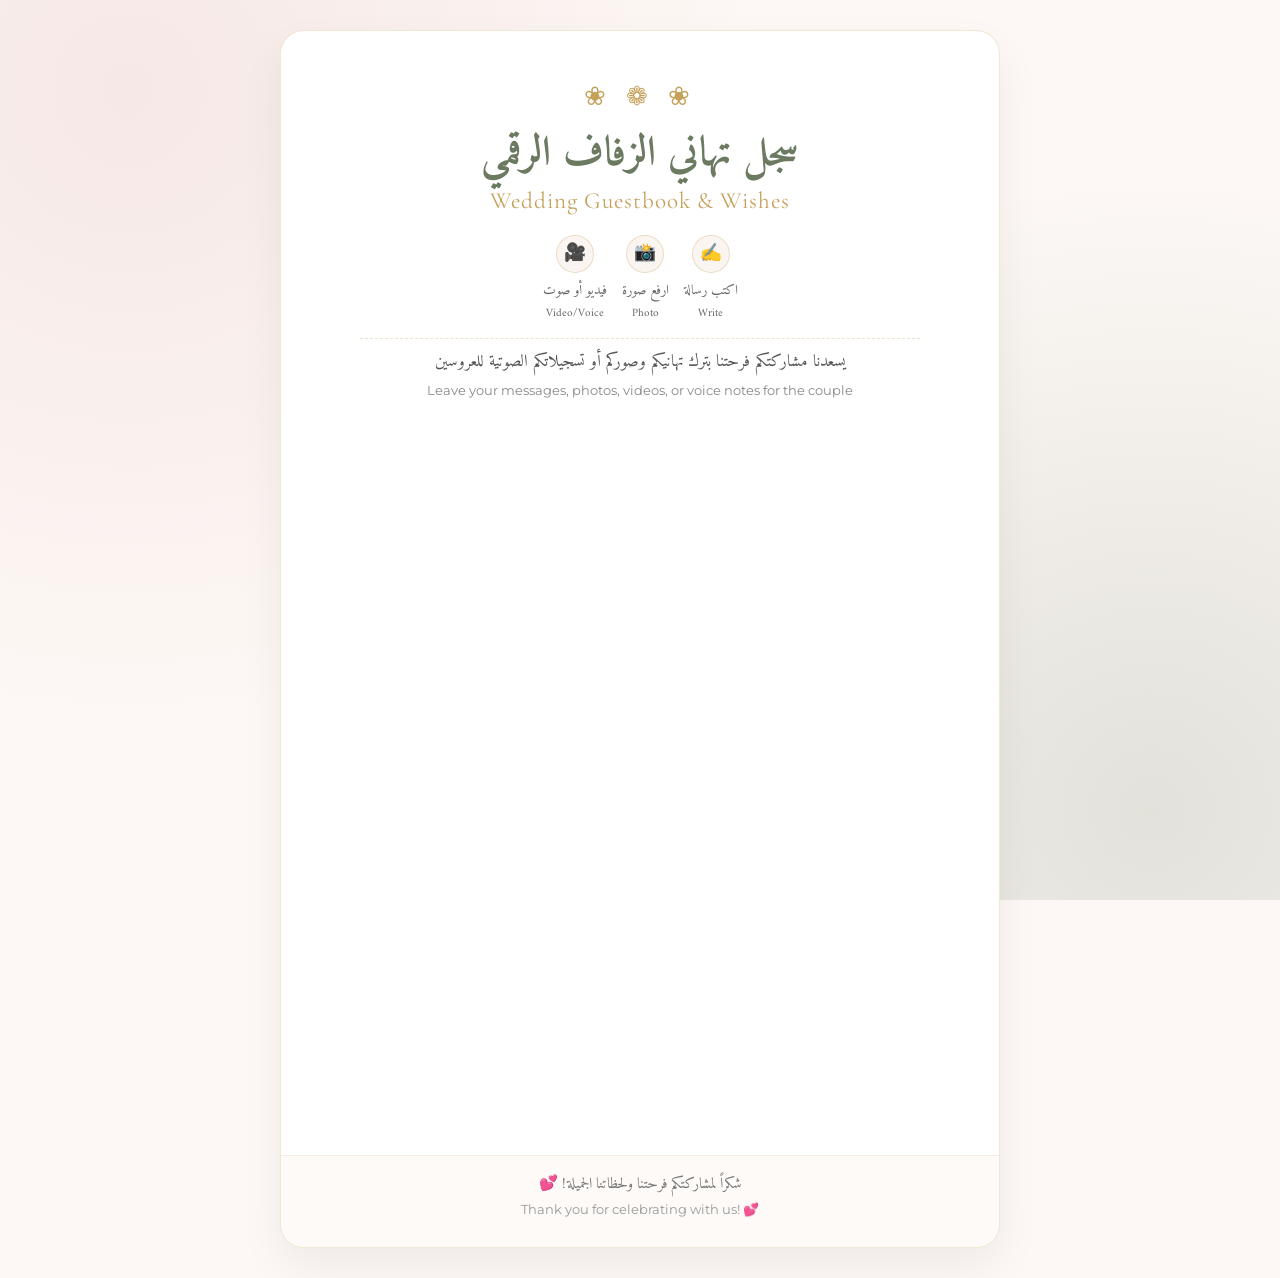
<file: index.html>
<!DOCTYPE html>
<html lang="ar" dir="rtl">
<head>
  <meta charset="UTF-8">
  <meta name="viewport" content="width=device-width, initial-scale=1.0">
  <title>تهاني وتبريكات الزفاف | Wedding Wishes & Greetings</title>
  
  <!-- Google Fonts for Elegant Arabic & English Typography -->
  <link rel="preconnect" href="https://fonts.googleapis.com">
  <link rel="preconnect" href="https://fonts.gstatic.com" crossorigin>
  <link href="https://fonts.googleapis.com/css2?family=Amiri:ital,wght@0,400;0,700;1,400&family=Cormorant+Garamond:ital,wght@0,600;1,400&family=Montserrat:wght@300;400;500&display=swap" rel="stylesheet">

  <style>
    :root {
      --blush-bg: #fdf8f5;
      --card-bg: #ffffff;
      --sage-green: #6b7a61;
      --soft-rose: #d8a7a7;
      --text-dark: #2c2c2c;
      --gold-accent: #c5a059;
    }

    * {
      box-sizing: border-box;
      margin: 0;
      padding: 0;
    }

    body {
      background-color: var(--blush-bg);
      font-family: 'Amiri', 'Montserrat', serif, sans-serif;
      color: var(--text-dark);
      display: flex;
      justify-content: center;
      align-items: center;
      min-height: 100vh;
      padding: 30px 12px;
      /* Soft Floral Watercolor Vignette */
      background-image: 
        radial-gradient(circle at 10% 10%, rgba(216, 167, 167, 0.2) 0%, transparent 45%),
        radial-gradient(circle at 90% 90%, rgba(107, 122, 97, 0.18) 0%, transparent 45%);
      background-attachment: fixed;
    }

    /* Main Invitation Card Outer Container */
    .guestbook-card {
      width: 100%;
      max-width: 720px;
      background-color: var(--card-bg);
      border-radius: 24px;
      box-shadow: 0 20px 45px rgba(0, 0, 0, 0.06);
      border: 1px solid rgba(197, 160, 89, 0.25);
      overflow: hidden;
      margin: 0 auto;
      position: relative;
    }

    /* Header Styling */
    .header {
      padding: 45px 30px 15px 30px;
      text-align: center;
      position: relative;
    }

    .floral-emblem {
      font-size: 26px;
      color: var(--gold-accent);
      margin-bottom: 8px;
      letter-spacing: 6px;
    }

    .header h1 {
      font-size: 2.6rem;
      font-weight: 700;
      color: var(--sage-green);
      margin-bottom: 6px;
      line-height: 1.25;
    }

    .header .subtitle-en {
      font-family: 'Cormorant Garamond', serif;
      font-size: 1.45rem;
      color: var(--gold-accent);
      margin-bottom: 16px;
      display: block;
      direction: ltr;
      letter-spacing: 1px;
    }

    /* Interactive Steps Indicator */
    .steps-grid {
      display: flex;
      justify-content: center;
      gap: 15px;
      margin: 20px auto 10px auto;
      max-width: 85%;
      padding-bottom: 15px;
      border-bottom: 1px dashed rgba(197, 160, 89, 0.3);
    }

    .step-item {
      text-align: center;
      font-size: 0.85rem;
      color: #666;
    }

    .step-icon {
      width: 38px;
      height: 38px;
      background-color: #faf5f0;
      border-radius: 50%;
      display: flex;
      align-items: center;
      justify-content: center;
      margin: 0 auto 6px auto;
      font-size: 1.1rem;
      color: var(--sage-green);
      border: 1px solid rgba(197, 160, 89, 0.3);
    }

    .header p {
      font-size: 1.05rem;
      color: #555;
      max-width: 90%;
      margin: 0 auto 4px auto;
      line-height: 1.6;
    }

    .header p.desc-en {
      font-family: 'Montserrat', sans-serif;
      font-size: 0.82rem;
      direction: ltr;
      color: #888;
    }

    /* Embedded Form Wrapper */
    .form-wrapper {
      padding: 0 15px 25px 15px;
      width: 100%;
    }

    iframe {
      width: 100%;
      min-height: 700px;
      border: none;
      border-radius: 16px;
      background: transparent;
    }

    /* Footer Details */
    .footer {
      text-align: center;
      padding: 15px 20px 30px 20px;
      font-size: 0.95rem;
      color: #777;
      background-color: #fdfaf7;
      border-top: 1px solid rgba(197, 160, 89, 0.15);
    }

    .footer span {
      display: block;
      font-family: 'Montserrat', sans-serif;
      font-size: 0.8rem;
      margin-top: 4px;
      direction: ltr;
      color: #999;
    }

    @media (max-width: 480px) {
      .header {
        padding: 30px 18px 10px 18px;
      }
      .header h1 {
        font-size: 2rem;
      }
      .steps-grid {
        max-width: 100%;
        gap: 8px;
      }
      .step-item {
        font-size: 0.75rem;
      }
    }
  </style>
</head>
<body>

  <div class="guestbook-card">
    <header class="header">
      <div class="floral-emblem">❀ ❁ ❀</div>
      <h1>سجل تهاني الزفاف الرقمي</h1>
      <span class="subtitle-en">Wedding Guestbook & Wishes</span>
      
      <!-- Visual Step Indicators to make it feel like an experience, not a form -->
      <div class="steps-grid">
        <div class="step-item">
          <div class="step-icon">✍️</div>
          <div>اكتب رسالة<br><span style="font-size:0.7rem; direction:ltr; display:block;">Write</span></div>
        </div>
        <div class="step-item">
          <div class="step-icon">📸</div>
          <div>ارفع صورة<br><span style="font-size:0.7rem; direction:ltr; display:block;">Photo</span></div>
        </div>
        <div class="step-item">
          <div class="step-icon">🎥</div>
          <div>فيديو أو صوت<br><span style="font-size:0.7rem; direction:ltr; display:block;">Video/Voice</span></div>
        </div>
      </div>

      <p>يسعدنا مشاركتكم فرحتنا بترك تهانيكم وصوركم أو تسجيلاتكم الصوتية للعروسين</p>
      <p class="desc-en">Leave your messages, photos, videos, or voice notes for the couple</p>
    </header>

    <main class="form-wrapper">
      <iframe 
        id="JotFormIFrame-262794424640057"
        title="Wedding Greetings Form"
        onload="window.parent.scrollTo(0,0)"
        allowtransparency="true"
        allow="geolocation; microphone; camera; fullscreen"
        src="https://form.jotform.com/262794424640057"
        frameborder="0"
        style="min-width:100%;max-width:100%;height:700px;border:none;"
        scrolling="no">
      </iframe>
    </main>

    <footer class="footer">
      <p>شكراً لمشاركتكم فرحتنا ولحظاتنا الجميلة! 💕</p>
      <span>Thank you for celebrating with us! 💕</span>
    </footer>
  </div>

  <!-- Jotform Auto-Resizer Script -->
  <script src="https://cdn.jotfor.ms/s/umd/latest/for-form-embed-handler.js"></script>
  <script>
    window.jotformEmbedHandler("iframe[id='JotFormIFrame-262794424640057']", "https://form.jotform.com/")
  </script>

</body>
</html>
</file>
